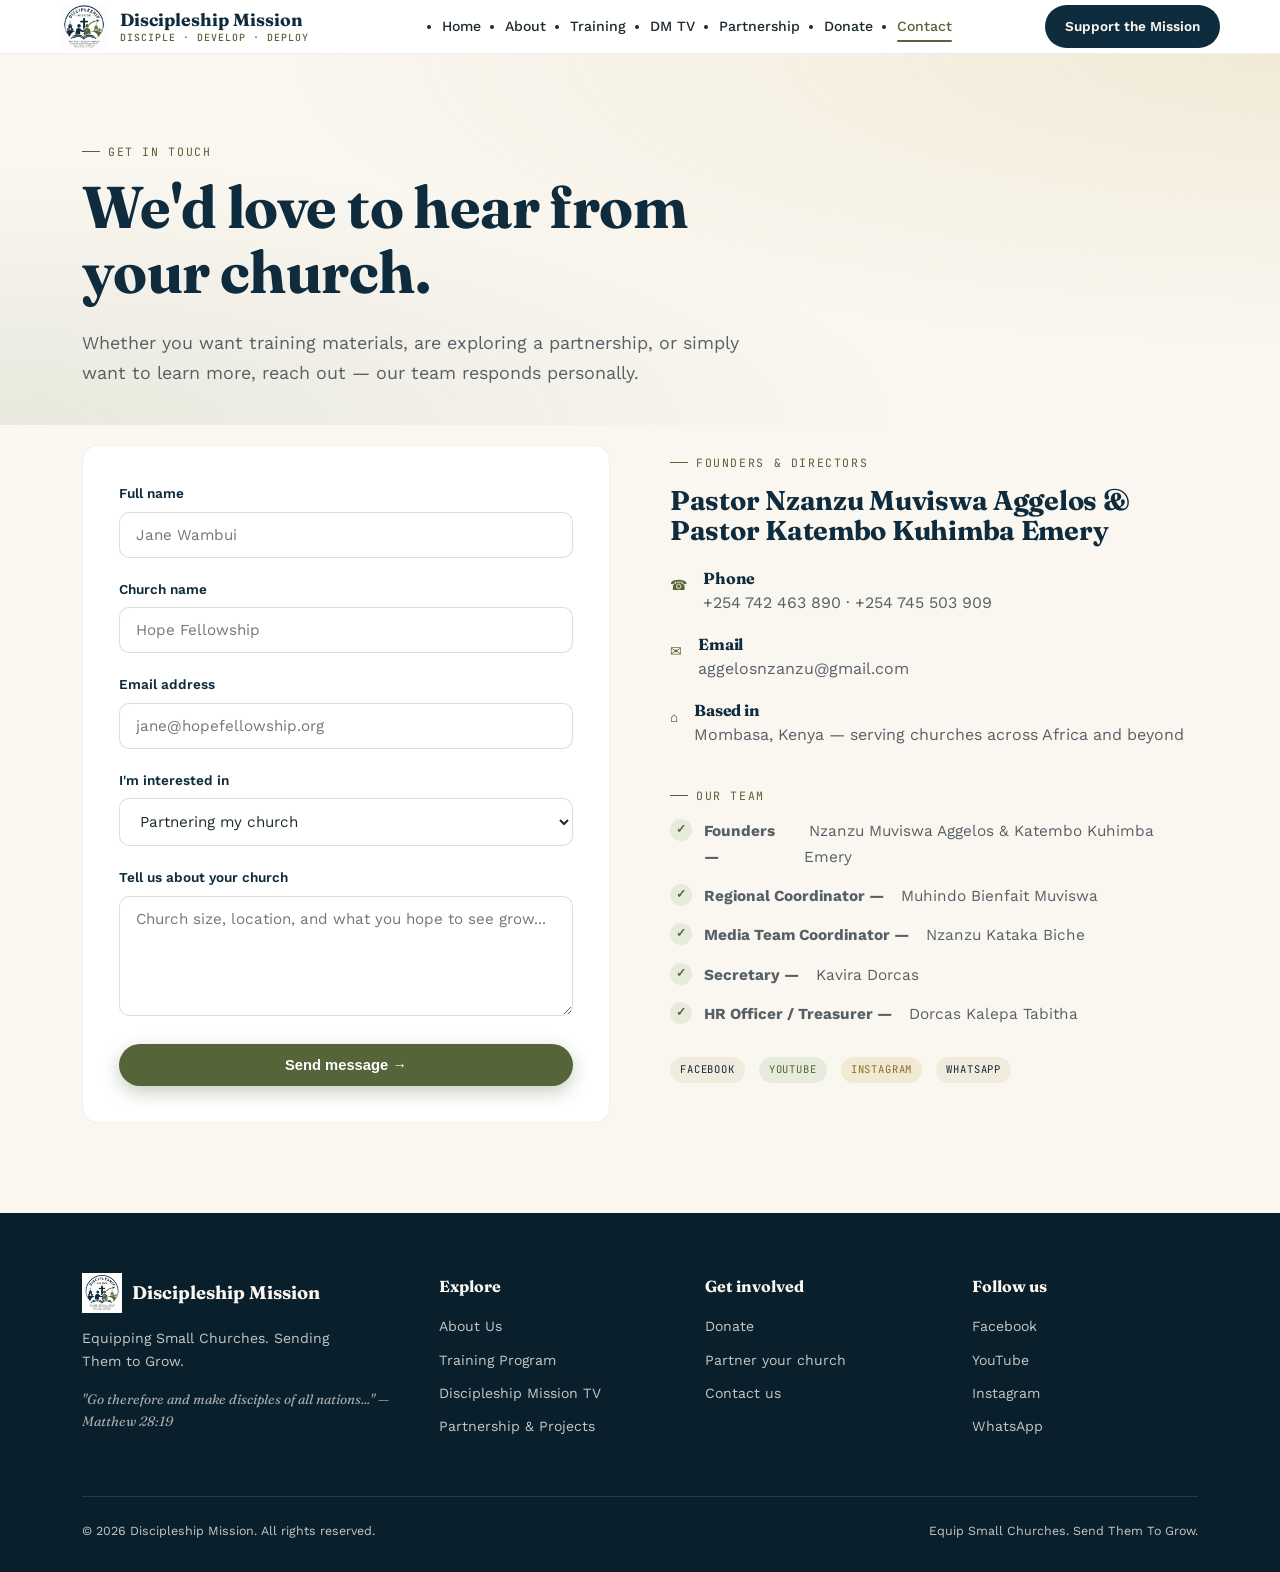
<file: contact.html>
<!DOCTYPE html>
<html lang="en">
<head>
<meta charset="UTF-8">
<meta name="viewport" content="width=device-width, initial-scale=1.0">
<title>Contact Us — Discipleship Mission</title>
<link rel="stylesheet" href="style.css">
</head>
<body>

<header class="site">
  <nav class="navbar">
    <a href="index.html" class="brand">
      <img src="assets/logo.jpeg" alt="Discipleship Mission logo">
      <span class="name">Discipleship Mission<small>Disciple · Develop · Deploy</small></span>
    </a>
    <ul class="navlinks" id="navlinks">
      <li><a href="index.html">Home</a></li>
      <li><a href="about.html">About</a></li>
      <li><a href="training.html">Training</a></li>
      <li><a href="tv.html">DM TV</a></li>
      <li><a href="partnership.html">Partnership</a></li>
      <li><a href="donate.html">Donate</a></li>
      <li><a href="contact.html" class="active">Contact</a></li>
    </ul>
    <a href="donate.html" class="nav-cta">Support the Mission</a>
    <button class="navtoggle" id="navtoggle" aria-label="Toggle menu">
      <svg viewBox="0 0 24 24" fill="none" stroke="#0F2C3E" stroke-width="2"><path d="M3 6h18M3 12h18M3 18h18" stroke-linecap="round"/></svg>
    </button>
  </nav>
</header>

<section class="hero" style="padding-bottom:20px;">
  <div class="wrap">
    <span class="eyebrow">Get in touch</span>
    <h1 style="max-width:16ch;">We'd love to hear from your church.</h1>
    <p class="lead">Whether you want training materials, are exploring a partnership, or simply want to learn more, reach out — our team responds personally.</p>
  </div>
</section>

<section style="padding-top:20px;">
  <div class="wrap two-col" style="align-items:flex-start;">
    <form class="mini-card" style="padding:36px;background:#fff;border-radius:16px;border:1px solid rgba(15,44,62,.07);">
      <div class="field">
        <label for="name">Full name</label>
        <input id="name" type="text" placeholder="Jane Wambui">
      </div>
      <div class="field">
        <label for="church">Church name</label>
        <input id="church" type="text" placeholder="Hope Fellowship">
      </div>
      <div class="field">
        <label for="email">Email address</label>
        <input id="email" type="email" placeholder="jane@hopefellowship.org">
      </div>
      <div class="field">
        <label for="interest">I'm interested in</label>
        <select id="interest">
          <option>Partnering my church</option>
          <option>Requesting training materials</option>
          <option>Discipleship Mission TV</option>
          <option>Giving / supporting the mission</option>
          <option>Not sure yet — just exploring</option>
        </select>
      </div>
      <div class="field">
        <label for="message">Tell us about your church</label>
        <textarea id="message" placeholder="Church size, location, and what you hope to see grow..."></textarea>
      </div>
      <button type="submit" class="btn btn-primary" style="width:100%;justify-content:center;">Send message →</button>
    </form>

    <div>
      <span class="eyebrow">Founders &amp; directors</span>
      <h2 style="font-size:1.7rem;">Pastor Nzanzu Muviswa Aggelos &amp; Pastor Katembo Kuhimba Emery</h2>

      <ul class="value-list" style="margin:24px 0 30px;">
        <li><span class="num">☎</span><div><h3 style="margin-bottom:2px;font-size:1rem;">Phone</h3><p style="margin:0;color:var(--ink-soft);">+254 742 463 890 · +254 745 503 909</p></div></li>
        <li><span class="num">✉</span><div><h3 style="margin-bottom:2px;font-size:1rem;">Email</h3><p style="margin:0;color:var(--ink-soft);">aggelosnzanzu@gmail.com</p></div></li>
        <li><span class="num">⌂</span><div><h3 style="margin-bottom:2px;font-size:1rem;">Based in</h3><p style="margin:0;color:var(--ink-soft);">Mombasa, Kenya — serving churches across Africa and beyond</p></div></li>
      </ul>

      <span class="eyebrow">Our team</span>
      <ul class="check-list">
        <li><strong>Founders —</strong>&nbsp;Nzanzu Muviswa Aggelos &amp; Katembo Kuhimba Emery</li>
        <li><strong>Regional Coordinator —</strong>&nbsp;Muhindo Bienfait Muviswa</li>
        <li><strong>Media Team Coordinator —</strong>&nbsp;Nzanzu Kataka Biche</li>
        <li><strong>Secretary —</strong>&nbsp;Kavira Dorcas</li>
        <li><strong>HR Officer / Treasurer —</strong>&nbsp;Dorcas Kalepa Tabitha</li>
      </ul>

      <div style="margin-top:30px;display:flex;gap:14px;flex-wrap:wrap;">
        <span class="tag">Facebook</span>
        <span class="tag olive">YouTube</span>
        <span class="tag gold">Instagram</span>
        <span class="tag">WhatsApp</span>
      </div>
    </div>
  </div>
</section>

<footer class="site">
  <div class="wrap">
    <div class="footer-grid">
      <div>
        <div class="footer-brand"><img src="assets/logo.jpeg" alt="Discipleship Mission logo"><strong>Discipleship Mission</strong></div>
        <p style="max-width:32ch;font-size:.88rem;">Equipping Small Churches. Sending Them to Grow.</p>
        <p class="footer-verse">"Go therefore and make disciples of all nations..." — Matthew 28:19</p>
      </div>
      <div>
        <h4>Explore</h4>
        <ul><li><a href="about.html">About Us</a></li><li><a href="training.html">Training Program</a></li><li><a href="tv.html">Discipleship Mission TV</a></li><li><a href="partnership.html">Partnership &amp; Projects</a></li></ul>
      </div>
      <div>
        <h4>Get involved</h4>
        <ul><li><a href="donate.html">Donate</a></li><li><a href="partnership.html">Partner your church</a></li><li><a href="contact.html">Contact us</a></li></ul>
      </div>
      <div>
        <h4>Follow us</h4>
        <ul><li>Facebook</li><li>YouTube</li><li>Instagram</li><li>WhatsApp</li></ul>
      </div>
    </div>
    <div class="footer-bottom">
      <span>© 2026 Discipleship Mission. All rights reserved.</span>
      <span>Equip Small Churches. Send Them To Grow.</span>
    </div>
  </div>
</footer>

<script>
  document.getElementById('navtoggle').addEventListener('click', () => document.getElementById('navlinks').classList.toggle('open'));
  document.querySelector('form').addEventListener('submit', e => { e.preventDefault(); alert('Thanks! This is a static mockup — form submission will be wired up in development.'); });
</script>
</body>
</html>
</file>
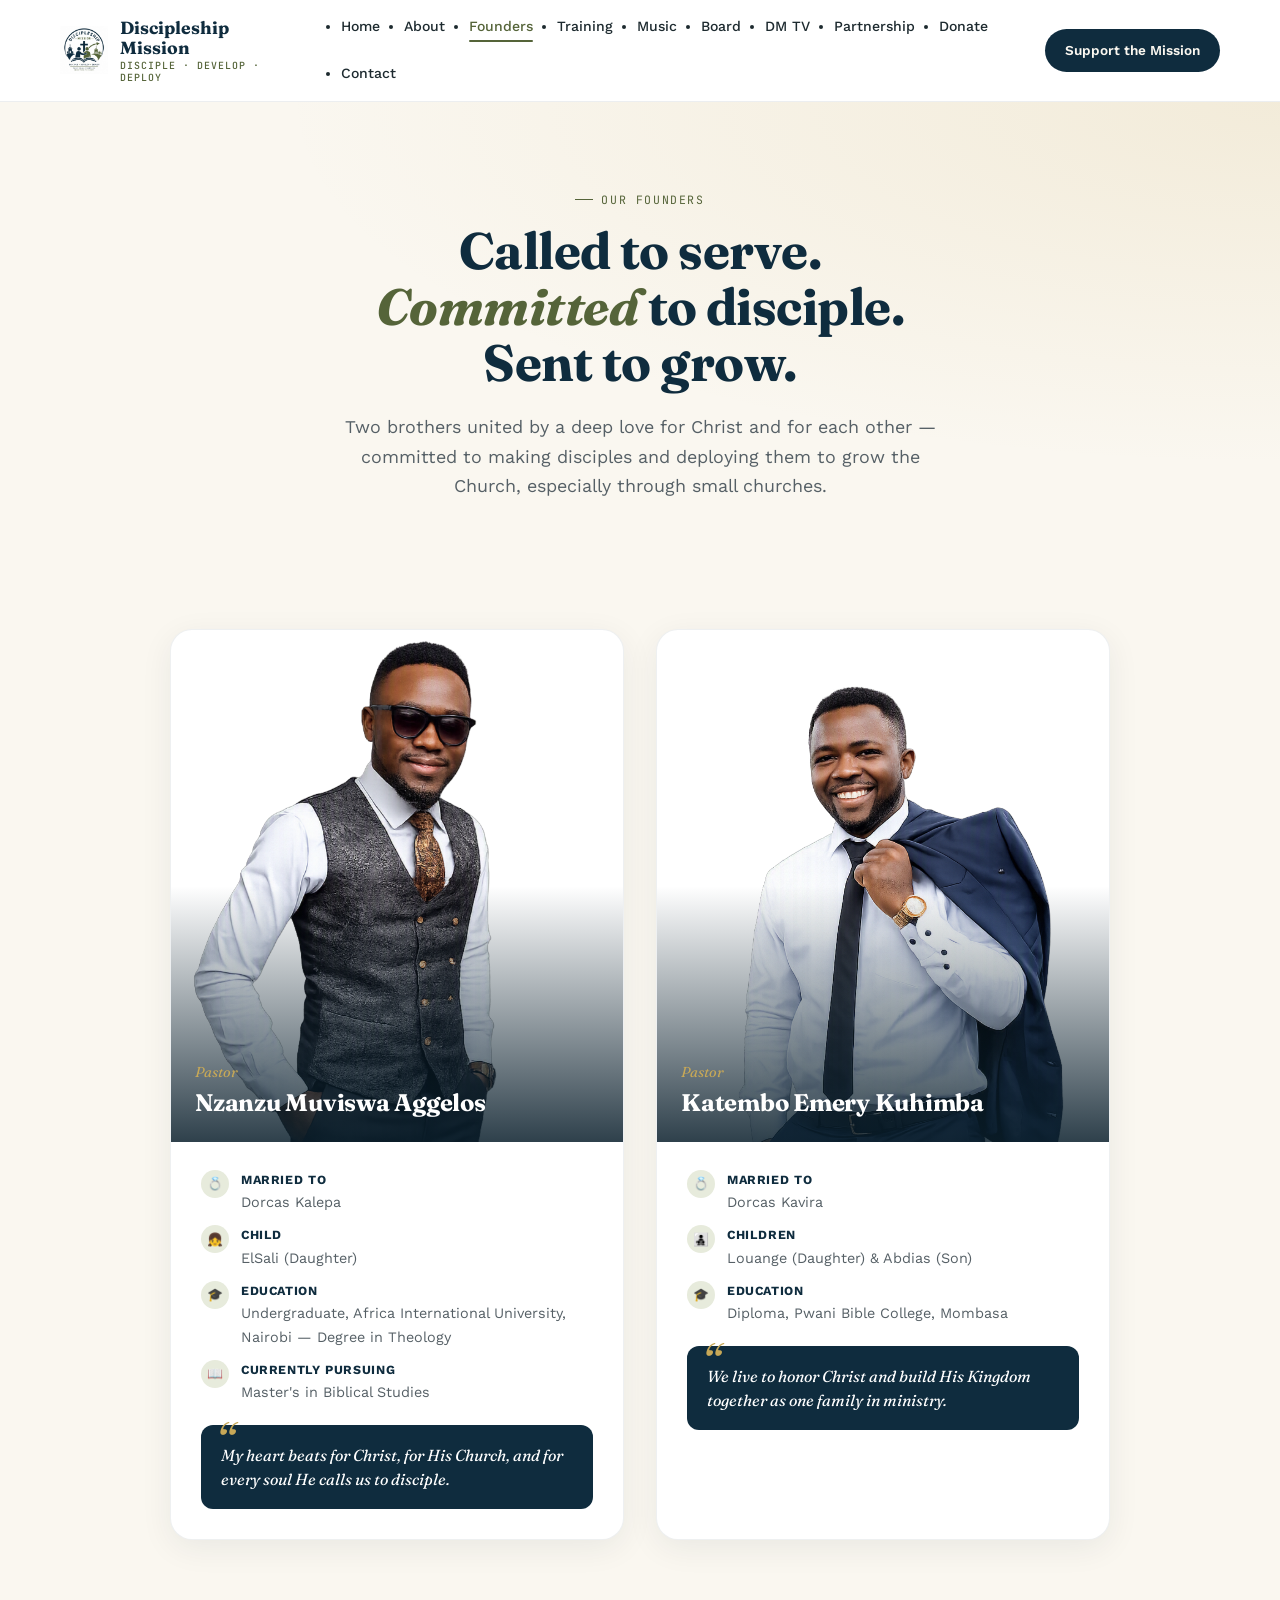
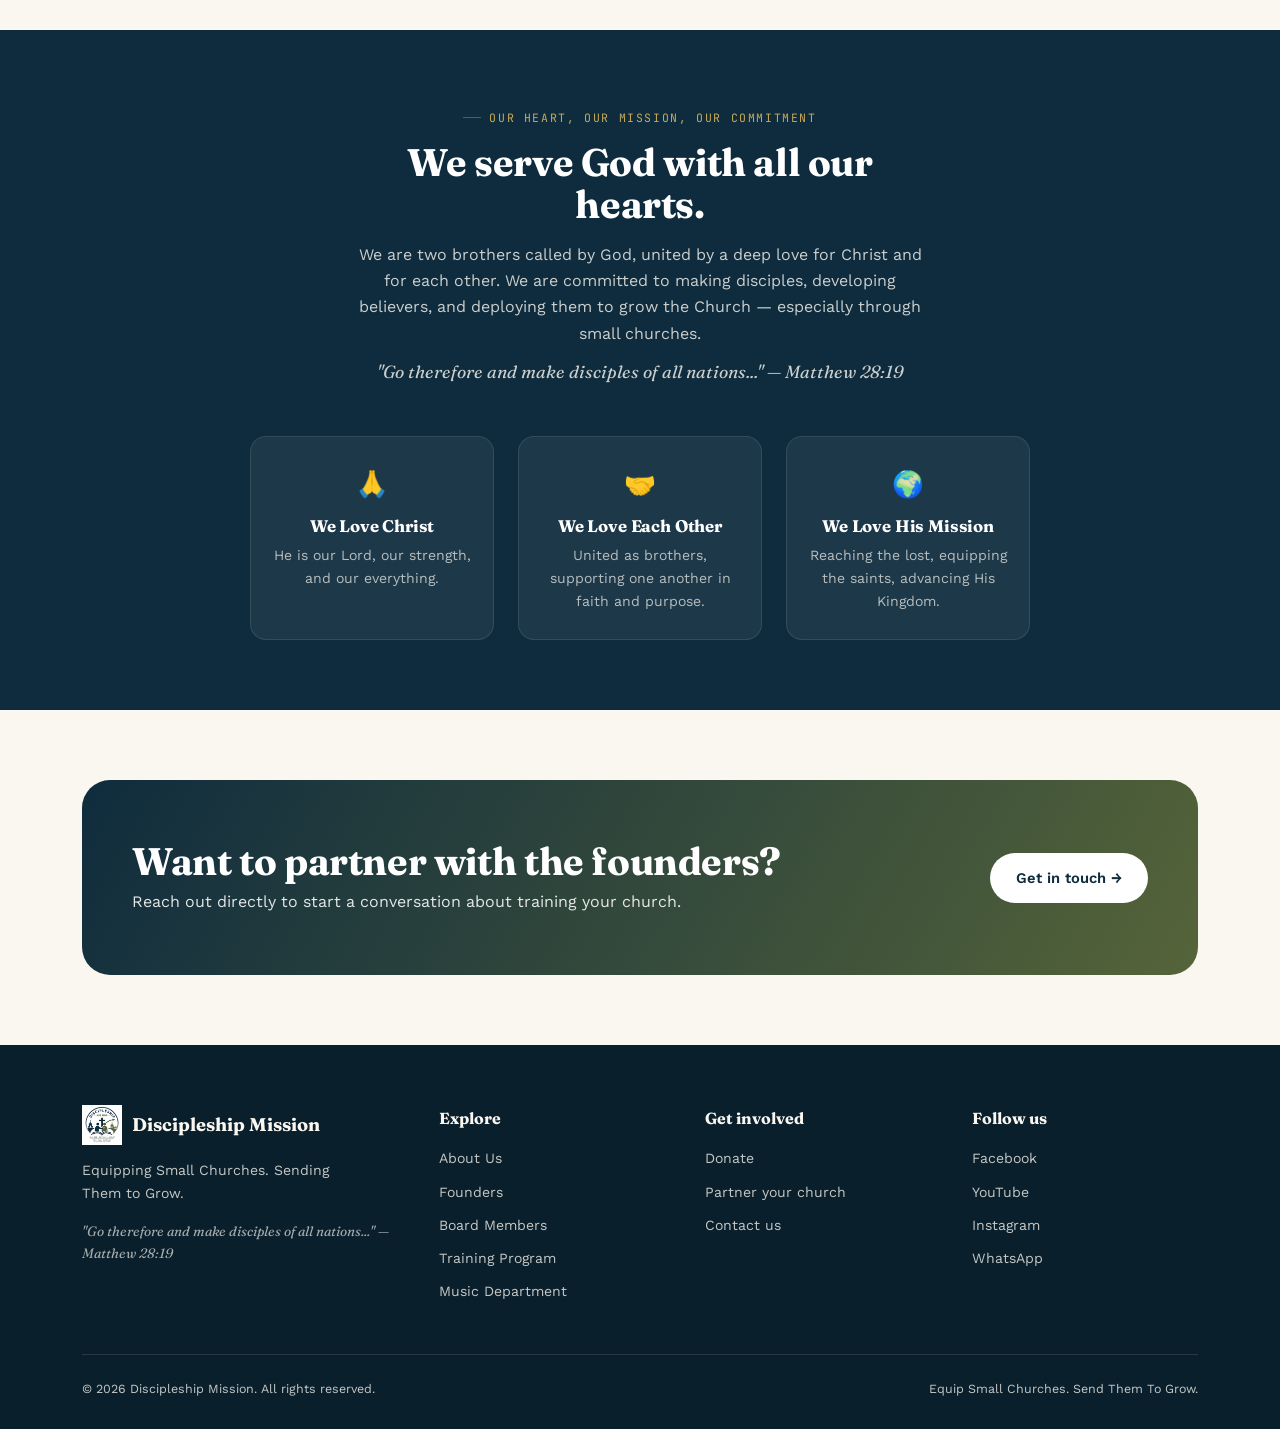
<file: founders.html>
<!DOCTYPE html>
<html lang="en">
<head>
<meta charset="UTF-8">
<meta name="viewport" content="width=device-width, initial-scale=1.0">
<title>Our Founders — Discipleship Mission</title>
<link rel="stylesheet" href="style.css">
<style>
  /* ---- Founders page extras ---- */
  .founders-hero{
    background:
      radial-gradient(ellipse at top right, rgba(199,168,87,.15), transparent 55%),
      var(--cream);
    padding:80px 0 50px;
  }
  .founders-grid{
    display:grid;
    grid-template-columns:1fr 1fr;
    gap:32px;
    max-width:940px;
    margin:0 auto;
  }
  @media(max-width:760px){.founders-grid{grid-template-columns:1fr;}}

  .founder-full-card{
    background:#fff;
    border-radius:22px;
    overflow:hidden;
    border:1px solid rgba(15,44,62,.07);
    box-shadow:0 8px 32px rgba(15,44,62,.07);
    transition:transform .2s, box-shadow .2s;
  }
  .founder-full-card:hover{transform:translateY(-4px);box-shadow:0 18px 40px rgba(15,44,62,.12);}

  .founder-img-wrap{
    position:relative;
    aspect-ratio:3/3.4;
    overflow:hidden;
  }
  .founder-img-wrap img{width:100%;height:100%;object-fit:cover;object-position:top center;}
  .founder-img-wrap .overlay{
    position:absolute;inset:0;
    background:linear-gradient(to top, rgba(10,31,44,.85) 0%, transparent 50%);
  }
  .founder-img-wrap .name-plate{
    position:absolute;bottom:0;left:0;right:0;padding:24px;
  }
  .founder-img-wrap .name-plate .pastor-label{
    font-family:var(--display);font-style:italic;color:var(--gold);font-size:.9rem;display:block;margin-bottom:4px;
  }
  .founder-img-wrap .name-plate h2{
    color:#fff;font-size:1.5rem;margin:0;line-height:1.2;
  }

  .founder-detail{padding:28px 30px 30px;}
  .detail-list{list-style:none;padding:0;margin:0 0 20px;display:grid;gap:10px;}
  .detail-list li{display:flex;gap:12px;align-items:flex-start;font-size:.9rem;color:var(--ink-soft);}
  .detail-list li .ico{width:28px;height:28px;border-radius:50%;background:var(--olive-pale);display:flex;align-items:center;justify-content:center;flex:none;font-size:.8rem;}
  .detail-list li strong{color:var(--navy);display:block;font-size:.78rem;text-transform:uppercase;letter-spacing:.05em;margin-bottom:1px;}
  .founder-full-card blockquote{
    margin:0;padding:18px 20px;
    background:var(--navy);border-radius:12px;
    font-family:var(--display);font-style:italic;
    color:#fff;font-size:1rem;line-height:1.5;
    position:relative;
  }
  .founder-full-card blockquote::before{
    content:'\201C';position:absolute;top:-8px;left:14px;
    font-size:3rem;color:var(--gold);font-family:var(--display);line-height:1;
  }

  .heart-section{
    background:var(--navy);
    color:var(--cream);
    padding:70px 0;
    text-align:center;
  }
  .heart-section h2{color:#fff;max-width:18ch;margin:0 auto 16px;}
  .heart-section p{color:rgba(250,247,240,.8);max-width:58ch;margin:0 auto 10px;}
  .heart-verse{
    font-family:var(--display);font-style:italic;color:var(--gold);
    font-size:1.1rem;margin-top:28px;
  }
  .three-loves{
    display:grid;
    grid-template-columns:repeat(3,1fr);
    gap:24px;
    max-width:780px;
    margin:50px auto 0;
  }
  @media(max-width:680px){.three-loves{grid-template-columns:1fr;}}
  .love-card{
    background:rgba(255,255,255,.06);
    border:1px solid rgba(255,255,255,.1);
    border-radius:16px;padding:26px 22px;
  }
  .love-card .ico{font-size:1.6rem;margin-bottom:12px;display:block;}
  .love-card h3{color:#fff;font-size:1.05rem;margin-bottom:8px;}
  .love-card p{color:rgba(250,247,240,.7);font-size:.88rem;margin:0;}
</style>
</head>
<body>

<header class="site">
  <nav class="navbar">
    <a href="index.html" class="brand">
      <img src="assets/logo.jpeg" alt="Discipleship Mission logo">
      <span class="name">Discipleship Mission<small>Disciple · Develop · Deploy</small></span>
    </a>
    <ul class="navlinks" id="navlinks">
      <li><a href="index.html">Home</a></li>
      <li><a href="about.html">About</a></li>
      <li><a href="founders.html" class="active">Founders</a></li>
      <li><a href="training.html">Training</a></li>
      <li><a href="music.html">Music</a></li>
      <li><a href="board.html">Board</a></li>
      <li><a href="tv.html">DM TV</a></li>
      <li><a href="partnership.html">Partnership</a></li>
      <li><a href="donate.html">Donate</a></li>
      <li><a href="contact.html">Contact</a></li>
    </ul>
    <a href="donate.html" class="nav-cta">Support the Mission</a>
    <button class="navtoggle" id="navtoggle" aria-label="Toggle menu">
      <svg viewBox="0 0 24 24" fill="none" stroke="#0F2C3E" stroke-width="2"><path d="M3 6h18M3 12h18M3 18h18" stroke-linecap="round"/></svg>
    </button>
  </nav>
</header>

<!-- Hero -->
<section class="founders-hero">
  <div class="wrap" style="text-align:center;max-width:680px;">
    <span class="eyebrow" style="justify-content:center;">Our founders</span>
    <h1 style="font-size:clamp(2rem,4vw,3.2rem);">Called to serve. <em>Committed</em> to disciple. Sent to grow.</h1>
    <p class="lead center">Two brothers united by a deep love for Christ and for each other — committed to making disciples and deploying them to grow the Church, especially through small churches.</p>
  </div>
</section>

<!-- Founder cards -->
<section style="padding:60px 0 90px;">
  <div class="wrap">
    <div class="founders-grid">

      <!-- Founder 1 -->
      <div class="founder-full-card">
        <div class="founder-img-wrap">
          <img src="assets/22.PNG" alt="Pastor Nzanzu Muviswa Aggelos">
          <div class="overlay"></div>
          <div class="name-plate">
            <span class="pastor-label">Pastor</span>
            <h2>Nzanzu Muviswa Aggelos</h2>
          </div>
        </div>
        <div class="founder-detail">
          <ul class="detail-list">
            <li>
              <span class="ico">💍</span>
              <div><strong>Married to</strong>Dorcas Kalepa</div>
            </li>
            <li>
              <span class="ico">👧</span>
              <div><strong>Child</strong>ElSali (Daughter)</div>
            </li>
            <li>
              <span class="ico">🎓</span>
              <div><strong>Education</strong>Undergraduate, Africa International University, Nairobi — Degree in Theology</div>
            </li>
            <li>
              <span class="ico">📖</span>
              <div><strong>Currently pursuing</strong>Master's in Biblical Studies</div>
            </li>
          </ul>
          <blockquote>My heart beats for Christ, for His Church, and for every soul He calls us to disciple.</blockquote>
        </div>
      </div>

      <!-- Founder 2 -->
      <div class="founder-full-card">
        <div class="founder-img-wrap">
          <img src="assets/25.PNG" alt="Pastor Katembo Emery Kuhimba">
          <div class="overlay"></div>
          <div class="name-plate">
            <span class="pastor-label">Pastor</span>
            <h2>Katembo Emery Kuhimba</h2>
          </div>
        </div>
        <div class="founder-detail">
          <ul class="detail-list">
            <li>
              <span class="ico">💍</span>
              <div><strong>Married to</strong>Dorcas Kavira</div>
            </li>
            <li>
              <span class="ico">👨‍👧‍👦</span>
              <div><strong>Children</strong>Louange (Daughter) &amp; Abdias (Son)</div>
            </li>
            <li>
              <span class="ico">🎓</span>
              <div><strong>Education</strong>Diploma, Pwani Bible College, Mombasa</div>
            </li>
          </ul>
          <blockquote>We live to honor Christ and build His Kingdom together as one family in ministry.</blockquote>
        </div>
      </div>

    </div><!-- /founders-grid -->
  </div>
</section>

<!-- Heart / mission section -->
<section class="heart-section">
  <div class="wrap">
    <span class="eyebrow" style="justify-content:center;color:var(--gold);">Our heart, our mission, our commitment</span>
    <h2>We serve God with all our hearts.</h2>
    <p>We are two brothers called by God, united by a deep love for Christ and for each other. We are committed to making disciples, developing believers, and deploying them to grow the Church — especially through small churches.</p>
    <p class="heart-verse">"Go therefore and make disciples of all nations..." — Matthew 28:19</p>

    <div class="three-loves">
      <div class="love-card">
        <span class="ico">🙏</span>
        <h3>We Love Christ</h3>
        <p>He is our Lord, our strength, and our everything.</p>
      </div>
      <div class="love-card">
        <span class="ico">🤝</span>
        <h3>We Love Each Other</h3>
        <p>United as brothers, supporting one another in faith and purpose.</p>
      </div>
      <div class="love-card">
        <span class="ico">🌍</span>
        <h3>We Love His Mission</h3>
        <p>Reaching the lost, equipping the saints, advancing His Kingdom.</p>
      </div>
    </div>
  </div>
</section>

<!-- CTA -->
<section style="padding:70px 0;">
  <div class="wrap">
    <div class="cta-band">
      <div>
        <h2>Want to partner with the founders?</h2>
        <p>Reach out directly to start a conversation about training your church.</p>
      </div>
      <a href="contact.html" class="btn btn-light">Get in touch →</a>
    </div>
  </div>
</section>

<!-- Footer -->
<footer class="site">
  <div class="wrap">
    <div class="footer-grid">
      <div>
        <div class="footer-brand"><img src="assets/logo.jpeg" alt="Discipleship Mission logo"><strong>Discipleship Mission</strong></div>
        <p style="max-width:32ch;font-size:.88rem;">Equipping Small Churches. Sending Them to Grow.</p>
        <p class="footer-verse">"Go therefore and make disciples of all nations..." — Matthew 28:19</p>
      </div>
      <div>
        <h4>Explore</h4>
        <ul>
          <li><a href="about.html">About Us</a></li>
          <li><a href="founders.html">Founders</a></li>
          <li><a href="board.html">Board Members</a></li>
          <li><a href="training.html">Training Program</a></li>
          <li><a href="music.html">Music Department</a></li>
        </ul>
      </div>
      <div>
        <h4>Get involved</h4>
        <ul>
          <li><a href="donate.html">Donate</a></li>
          <li><a href="partnership.html">Partner your church</a></li>
          <li><a href="contact.html">Contact us</a></li>
        </ul>
      </div>
      <div>
        <h4>Follow us</h4>
        <ul><li>Facebook</li><li>YouTube</li><li>Instagram</li><li>WhatsApp</li></ul>
      </div>
    </div>
    <div class="footer-bottom">
      <span>© 2026 Discipleship Mission. All rights reserved.</span>
      <span>Equip Small Churches. Send Them To Grow.</span>
    </div>
  </div>
</footer>

<script>
  document.getElementById('navtoggle').addEventListener('click',()=>document.getElementById('navlinks').classList.toggle('open'));
</script>
</body>
</html>
</file>
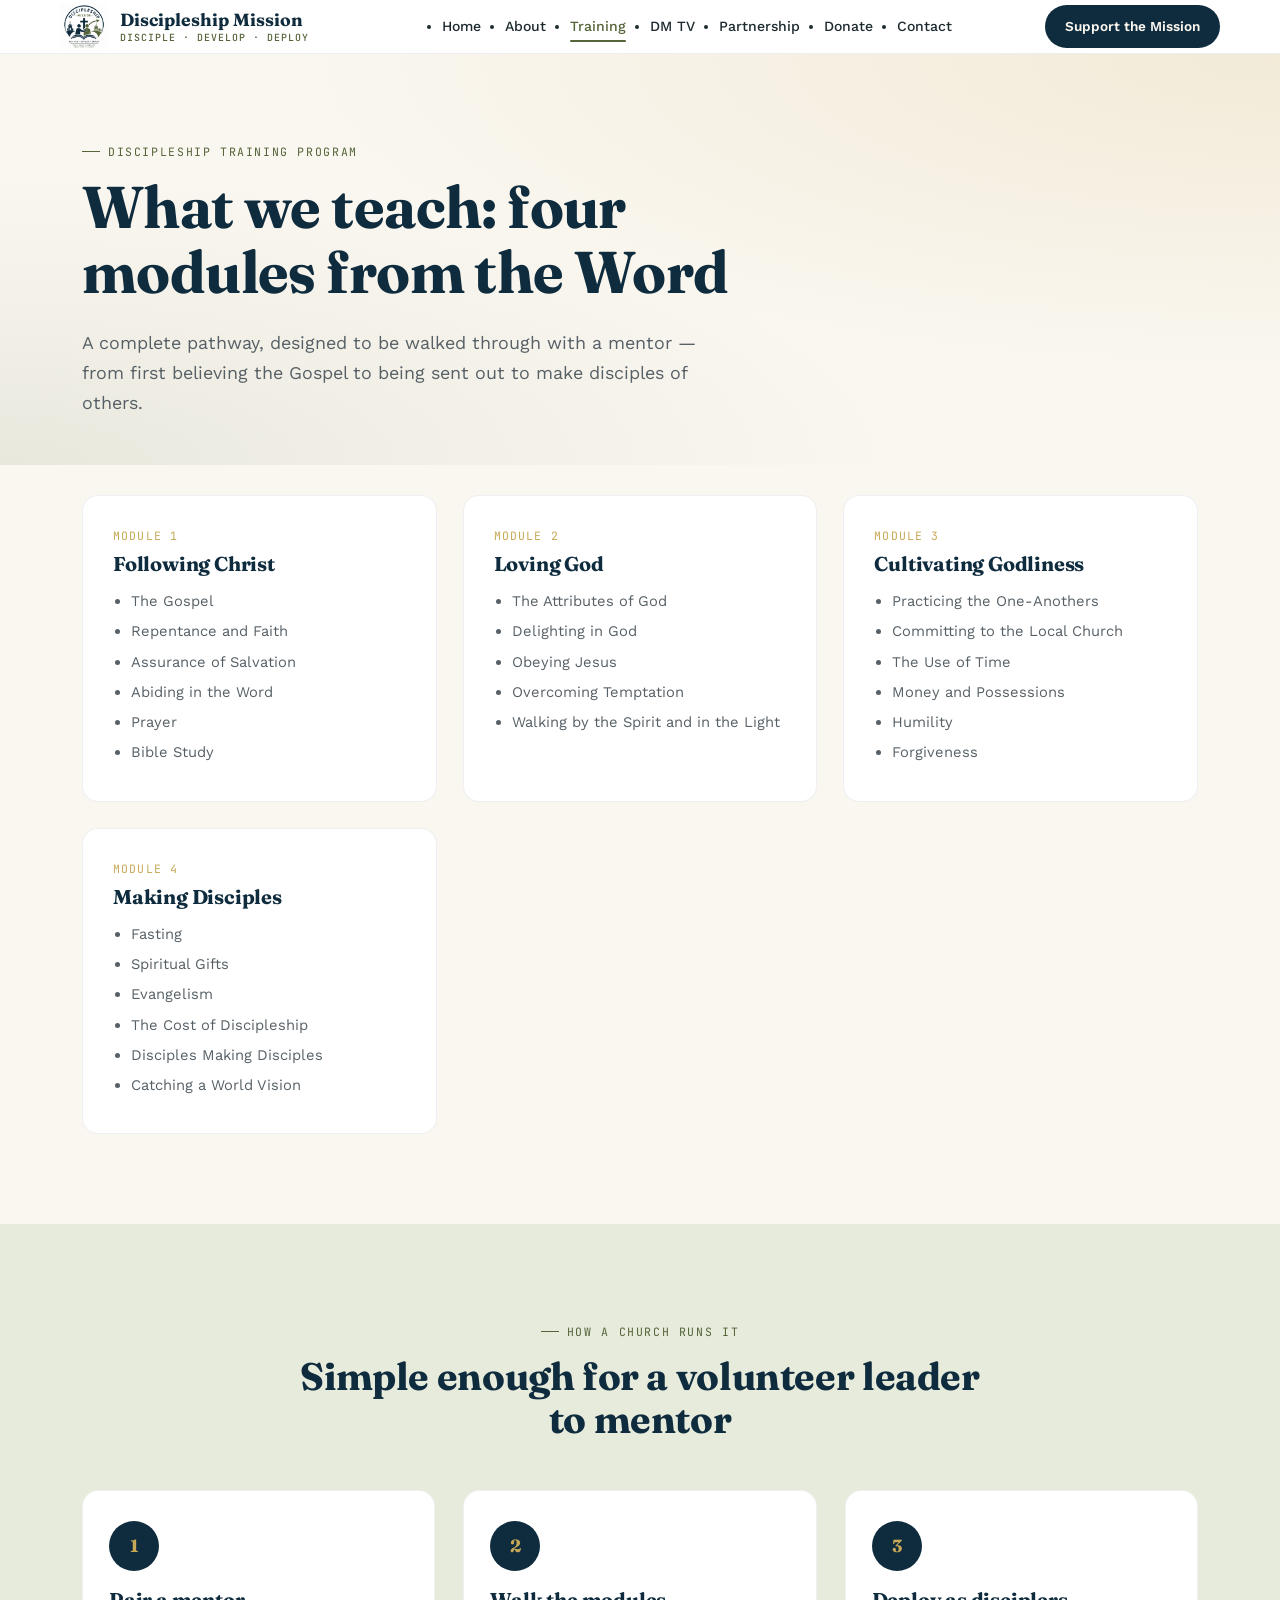
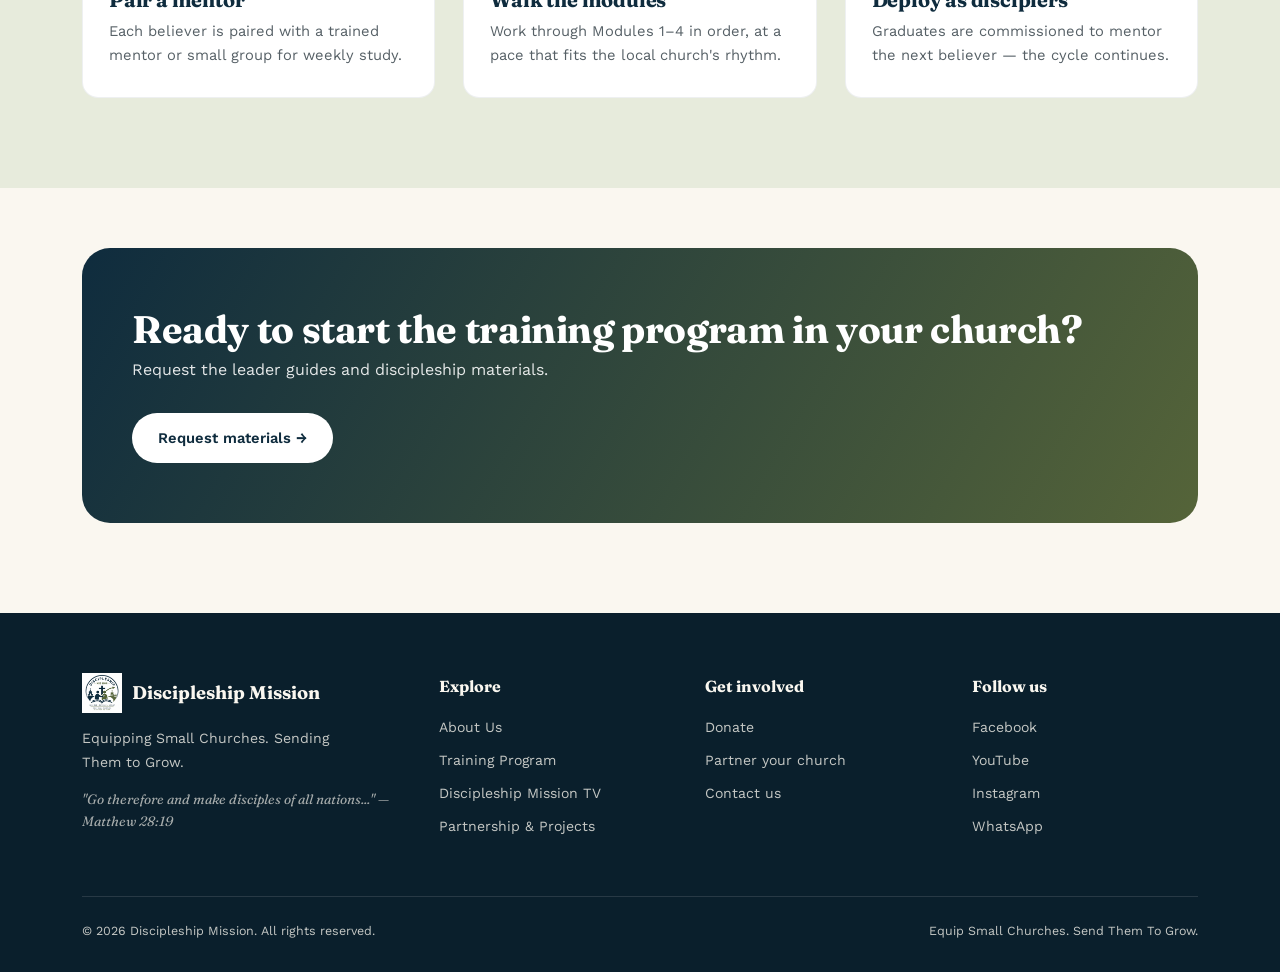
<file: training.html>
<!DOCTYPE html>
<html lang="en">
<head>
<meta charset="UTF-8">
<meta name="viewport" content="width=device-width, initial-scale=1.0">
<title>Discipleship Training Program — Discipleship Mission</title>
<link rel="stylesheet" href="style.css">
</head>
<body>

<header class="site">
  <nav class="navbar">
    <a href="index.html" class="brand">
      <img src="assets/logo.jpeg" alt="Discipleship Mission logo">
      <span class="name">Discipleship Mission<small>Disciple · Develop · Deploy</small></span>
    </a>
    <ul class="navlinks" id="navlinks">
      <li><a href="index.html">Home</a></li>
      <li><a href="about.html">About</a></li>
      <li><a href="training.html" class="active">Training</a></li>
      <li><a href="tv.html">DM TV</a></li>
      <li><a href="partnership.html">Partnership</a></li>
      <li><a href="donate.html">Donate</a></li>
      <li><a href="contact.html">Contact</a></li>
    </ul>
    <a href="donate.html" class="nav-cta">Support the Mission</a>
    <button class="navtoggle" id="navtoggle" aria-label="Toggle menu">
      <svg viewBox="0 0 24 24" fill="none" stroke="#0F2C3E" stroke-width="2"><path d="M3 6h18M3 12h18M3 18h18" stroke-linecap="round"/></svg>
    </button>
  </nav>
</header>

<section class="hero" style="padding-bottom:30px;">
  <div class="wrap">
    <span class="eyebrow">Discipleship Training Program</span>
    <h1 style="max-width:18ch;">What we teach: four modules from the Word</h1>
    <p class="lead">A complete pathway, designed to be walked through with a mentor — from first believing the Gospel to being sent out to make disciples of others.</p>
  </div>
</section>

<section style="padding-top:30px;">
  <div class="wrap">
    <div class="card-grid">

      <div class="module-card">
        <span class="module-num">Module 1</span>
        <h3>Following Christ</h3>
        <ul>
          <li>The Gospel</li>
          <li>Repentance and Faith</li>
          <li>Assurance of Salvation</li>
          <li>Abiding in the Word</li>
          <li>Prayer</li>
          <li>Bible Study</li>
        </ul>
      </div>

      <div class="module-card">
        <span class="module-num">Module 2</span>
        <h3>Loving God</h3>
        <ul>
          <li>The Attributes of God</li>
          <li>Delighting in God</li>
          <li>Obeying Jesus</li>
          <li>Overcoming Temptation</li>
          <li>Walking by the Spirit and in the Light</li>
        </ul>
      </div>

      <div class="module-card">
        <span class="module-num">Module 3</span>
        <h3>Cultivating Godliness</h3>
        <ul>
          <li>Practicing the One-Anothers</li>
          <li>Committing to the Local Church</li>
          <li>The Use of Time</li>
          <li>Money and Possessions</li>
          <li>Humility</li>
          <li>Forgiveness</li>
        </ul>
      </div>

      <div class="module-card">
        <span class="module-num">Module 4</span>
        <h3>Making Disciples</h3>
        <ul>
          <li>Fasting</li>
          <li>Spiritual Gifts</li>
          <li>Evangelism</li>
          <li>The Cost of Discipleship</li>
          <li>Disciples Making Disciples</li>
          <li>Catching a World Vision</li>
        </ul>
      </div>

    </div>
  </div>
</section>

<section class="journey">
  <div class="wrap">
    <div class="section-head center">
      <span class="eyebrow">How a church runs it</span>
      <h2>Simple enough for a volunteer leader to mentor</h2>
    </div>
    <div class="journey-steps">
      <div class="journey-step">
        <div class="journey-node">1</div>
        <h3>Pair a mentor</h3>
        <p>Each believer is paired with a trained mentor or small group for weekly study.</p>
      </div>
      <div class="journey-step">
        <div class="journey-node">2</div>
        <h3>Walk the modules</h3>
        <p>Work through Modules 1–4 in order, at a pace that fits the local church's rhythm.</p>
      </div>
      <div class="journey-step">
        <div class="journey-node">3</div>
        <h3>Deploy as disciplers</h3>
        <p>Graduates are commissioned to mentor the next believer — the cycle continues.</p>
      </div>
    </div>
  </div>
</section>

<section style="padding-top:60px;">
  <div class="wrap">
    <div class="cta-band">
      <div>
        <h2>Ready to start the training program in your church?</h2>
        <p>Request the leader guides and discipleship materials.</p>
      </div>
      <a href="contact.html" class="btn btn-light">Request materials →</a>
    </div>
  </div>
</section>

<footer class="site">
  <div class="wrap">
    <div class="footer-grid">
      <div>
        <div class="footer-brand"><img src="assets/logo.jpeg" alt="Discipleship Mission logo"><strong>Discipleship Mission</strong></div>
        <p style="max-width:32ch;font-size:.88rem;">Equipping Small Churches. Sending Them to Grow.</p>
        <p class="footer-verse">"Go therefore and make disciples of all nations..." — Matthew 28:19</p>
      </div>
      <div>
        <h4>Explore</h4>
        <ul><li><a href="about.html">About Us</a></li><li><a href="training.html">Training Program</a></li><li><a href="tv.html">Discipleship Mission TV</a></li><li><a href="partnership.html">Partnership &amp; Projects</a></li></ul>
      </div>
      <div>
        <h4>Get involved</h4>
        <ul><li><a href="donate.html">Donate</a></li><li><a href="partnership.html">Partner your church</a></li><li><a href="contact.html">Contact us</a></li></ul>
      </div>
      <div>
        <h4>Follow us</h4>
        <ul><li>Facebook</li><li>YouTube</li><li>Instagram</li><li>WhatsApp</li></ul>
      </div>
    </div>
    <div class="footer-bottom">
      <span>© 2026 Discipleship Mission. All rights reserved.</span>
      <span>Equip Small Churches. Send Them To Grow.</span>
    </div>
  </div>
</footer>

<script>
  document.getElementById('navtoggle').addEventListener('click', () => document.getElementById('navlinks').classList.toggle('open'));
</script>
</body>
</html>
</file>
<file: style.css>
/* ============================================================
   DISCIPLESHIP MISSION — Brand Stylesheet
   Navy + Olive, drawn from the official logo.
   Disciple . Develop . Deploy
   ============================================================ */

@import url('https://fonts.googleapis.com/css2?family=Fraunces:ital,opsz,wght@0,9..144,400;0,9..144,600;0,9..144,700;0,9..144,900;1,9..144,500;1,9..144,600&family=Work+Sans:wght@400;500;600;700&family=JetBrains+Mono:wght@500&display=swap');

:root{
  --navy:#0F2C3E;
  --navy-deep:#0A1F2C;
  --olive:#556439;
  --olive-light:#7C8E55;
  --olive-pale:#E7EBDC;
  --gold:#C7A857;
  --cream:#FAF7F0;
  --cream2:#F1EBDD;
  --ink:#1D2A2F;
  --ink-soft:#566066;
  --white:#FFFFFF;

  --display:'Fraunces', serif;
  --body:'Work Sans', sans-serif;
  --mono:'JetBrains Mono', monospace;

  --radius:14px;
  --max:1180px;
}

*{box-sizing:border-box;}
html{scroll-behavior:smooth;}
body{
  margin:0;
  background:var(--cream);
  color:var(--ink);
  font-family:var(--body);
  line-height:1.65;
  -webkit-font-smoothing:antialiased;
}
img{max-width:100%;display:block;}
a{color:inherit;text-decoration:none;}
.wrap{max-width:var(--max);margin:0 auto;padding:0 32px;}

@media (prefers-reduced-motion: reduce){
  *{animation:none !important; transition:none !important;}
}

/* ---------- Typography ---------- */
h1,h2,h3{
  font-family:var(--display);
  font-weight:700;
  line-height:1.1;
  margin:0 0 .4em;
  letter-spacing:-.01em;
  color:var(--navy);
}
h1{font-size:clamp(2.4rem,4.6vw,4rem);}
h2{font-size:clamp(1.8rem,3vw,2.5rem);}
h3{font-size:1.25rem;}
em{font-style:italic;color:var(--olive);font-family:var(--display);}
.eyebrow{
  font-family:var(--mono);
  font-size:.72rem;
  letter-spacing:.14em;
  text-transform:uppercase;
  color:var(--olive);
  display:inline-flex;
  align-items:center;
  gap:8px;
  margin-bottom:14px;
}
.eyebrow::before{content:'';width:18px;height:1px;background:var(--olive);}
p.lead{font-size:1.12rem;color:var(--ink-soft);max-width:60ch;}
.verse{
  font-family:var(--display);font-style:italic;font-size:1.1rem;color:var(--navy);
}

/* ---------- Nav ---------- */
header.site{
  position:sticky;top:0;z-index:50;
  background: #fff;
  backdrop-filter:blur(8px);
  border-bottom:1px solid rgba(15,44,62,.08);
}
.navbar{
  display:flex;align-items:center;justify-content:space-between;
  padding:1px 10px;max-width:var(--max);margin:0 auto;
  text-decoration: none;
}
.brand{display:flex;align-items:center;gap:12px;}
.brand img{width:48px;height:48px;object-fit:contain;flex:none;}
.brand .name{font-family:var(--display);font-weight:700;font-size:1.1rem;color:var(--navy);line-height:1.15;}
.brand .name small{display:block;font-family:var(--mono);font-size:.62rem;letter-spacing:.1em;color:var(--olive);font-weight:500;text-transform:uppercase;margin-top:2px;}
.navlinks{display:flex;gap:24px;font-size:.88rem;font-weight:500;align-items:center;flex-wrap:wrap;}
.navlinks a{position:relative;padding:6px 0;color:var(--ink);white-space:nowrap; text-decoration: none;}
.navlinks a.active,.navlinks a:hover{color:var(--olive);}
.navlinks a.active::after{content:'';position:absolute;left:0;right:0;bottom:-2px;height:2px;background:var(--olive);border-radius:2px;}
.nav-cta{
  background:var(--navy);color:var(--cream);
  padding:10px 20px;border-radius:30px;font-weight:600;font-size:.85rem;
  transition:background .2s;white-space:nowrap;
}
.nav-cta:hover{background:var(--olive);}
.navtoggle{display:none;}

@media (max-width:1020px){
  .navlinks{position:fixed;inset:64px 0 0 0;background:var(--cream);flex-direction:column;align-items:flex-start;padding:30px 32px;gap:20px;font-size:1.05rem;transform:translateX(100%);transition:transform .3s;overflow-y:auto;}
  .navlinks.open{transform:translateX(0);}
  .navtoggle{display:block;background:none;border:none;cursor:pointer;}
  .navtoggle svg{width:26px;height:26px;}
  .nav-cta{display:none;}
}

/* ---------- Buttons ---------- */
.btn{
  display:inline-flex;align-items:center;gap:8px;
  padding:13px 26px;border-radius:30px;font-weight:600;font-size:.92rem;
  border:none;cursor:pointer;transition:transform .18s, box-shadow .18s;
}
.btn:hover{transform:translateY(-2px);}
.btn-primary{background:var(--olive);color:#fff;box-shadow:0 6px 18px rgba(85,100,57,.32);}
.btn-primary:hover{box-shadow:0 10px 22px rgba(85,100,57,.42);}
.btn-outline{background:transparent;border:1.5px solid var(--navy);color:var(--navy);}
.btn-outline:hover{background:var(--navy);color:#fff;}
.btn-light{background:#fff;color:var(--navy);}
.btn-gold{background:var(--gold);color:var(--navy-deep);}

/* ---------- Hero ---------- */
.hero{
  position:relative;overflow:hidden;
  padding:80px 0 56px;
  background:
    radial-gradient(ellipse at top right, rgba(199,168,87,.16), transparent 55%),
    radial-gradient(ellipse at bottom left, rgba(85,100,57,.10), transparent 50%),
    var(--cream);
}
.hero-grid{display:grid;grid-template-columns:1.05fr .95fr;gap:50px;align-items:center;}
.hero-photo{
  border-radius:22px;overflow:hidden;aspect-ratio:4/4.4;position:relative;
  box-shadow:0 30px 60px -20px rgba(15,44,62,.4);
}
.hero-photo img{width:100%;height:100%;object-fit:cover;}
.hero-stat{
  position:absolute;bottom:16px;left:16px;right:16px;
  background:rgba(10,31,44,.86);backdrop-filter:blur(6px);
  color:var(--cream);padding:16px 18px;border-radius:14px;
  display:flex;justify-content:space-between;gap:10px;
}
.hero-stat strong{display:block;font-family:var(--display);font-size:1.4rem;color:var(--gold);}
.hero-stat span{font-size:.72rem;opacity:.85;}
.hero-actions{display:flex;gap:16px;margin-top:28px;flex-wrap:wrap;}
.motto-row{display:flex;gap:0;align-items:center;margin:22px 0;font-family:var(--mono);font-size:.78rem;letter-spacing:.1em;text-transform:uppercase;color:var(--navy);font-weight:600;}
.motto-row span:not(:last-child)::after{content:'•';margin:0 12px;color:var(--gold);}

@media (max-width:900px){
  .hero-grid{grid-template-columns:1fr;}
  .hero-photo{order:-1;aspect-ratio:16/10;}
}

/* ---------- Pillars band (Christ / Each Other / Mission) ---------- */
.pillars{padding:60px 0;background:var(--navy);color:var(--cream);}
.pillar-grid{display:grid;grid-template-columns:repeat(3,1fr);gap:30px;}
.pillar{display:flex;gap:16px;align-items:flex-start;}
.pillar .ico{width:46px;height:46px;border-radius:50%;background:rgba(199,168,87,.18);display:flex;align-items:center;justify-content:center;flex:none;}
.pillar h3{color:var(--cream);font-size:1.05rem;margin-bottom:4px;}
.pillar p{margin:0;font-size:.88rem;color:rgba(250,247,240,.72);}
@media (max-width:760px){.pillar-grid{grid-template-columns:1fr;}}

/* ---------- Process / Motto path ---------- */
.journey{padding:90px 0;background:var(--olive-pale);position:relative;overflow:hidden;}
.journey h2{color:var(--navy);}
.journey-steps{display:grid;grid-template-columns:repeat(3,1fr);gap:28px;margin-top:50px;}
.journey-step{background:#fff;border-radius:16px;padding:30px 26px;border:1px solid rgba(15,44,62,.07);}
.journey-node{
  width:50px;height:50px;border-radius:50%;
  background:var(--navy);color:var(--gold);
  display:flex;align-items:center;justify-content:center;
  font-family:var(--display);font-weight:700;font-size:1.1rem;
  margin-bottom:18px;
}
.journey-step h3{margin-bottom:8px;}
.journey-step p{color:var(--ink-soft);font-size:.92rem;margin:0;}
@media (max-width:760px){.journey-steps{grid-template-columns:1fr;}}

/* ---------- Generic sections ---------- */
section{padding:90px 0;}
.section-head{max-width:680px;margin-bottom:46px;}
.center{text-align:center;margin-left:auto;margin-right:auto;}

.card-grid{display:grid;grid-template-columns:repeat(3,1fr);gap:26px;}
@media (max-width:900px){.card-grid{grid-template-columns:1fr 1fr;}}
@media (max-width:620px){.card-grid{grid-template-columns:1fr;}}

.card{
  background:#fff;border-radius:var(--radius);overflow:hidden;
  box-shadow:0 4px 18px rgba(15,44,62,.06);
  border:1px solid rgba(15,44,62,.06);
  transition:transform .2s, box-shadow .2s;
}
.card:hover{transform:translateY(-4px);box-shadow:0 16px 30px rgba(15,44,62,.1);}
.card-photo{aspect-ratio:16/10;overflow:hidden;}
.card-photo img{width:100%;height:100%;object-fit:cover;}
.card-body{padding:22px 24px 26px;}
.tag{
  display:inline-block;font-family:var(--mono);font-size:.66rem;letter-spacing:.08em;
  text-transform:uppercase;background:var(--cream2);color:var(--navy);
  padding:4px 10px;border-radius:20px;margin-bottom:12px;
}
.tag.olive{background:var(--olive-pale);color:var(--olive);}
.tag.gold{background:rgba(199,168,87,.18);color:#8a6f24;}

/* module / list cards */
.module-card{background:#fff;border-radius:16px;padding:30px;border:1px solid rgba(15,44,62,.07);height:100%;}
.module-card .module-num{font-family:var(--mono);font-size:.72rem;color:var(--gold);letter-spacing:.1em;text-transform:uppercase;margin-bottom:8px;display:block;}
.module-card ul{margin:14px 0 0;padding-left:18px;color:var(--ink-soft);font-size:.92rem;}
.module-card ul li{margin-bottom:6px;}

/* ---------- Stats strip ---------- */
.stats{display:flex;flex-wrap:wrap;gap:40px;padding:50px 0;border-top:1px solid rgba(15,44,62,.08);border-bottom:1px solid rgba(15,44,62,.08);}
.stat{flex:1;min-width:140px;}
.stat strong{display:block;font-family:var(--display);font-size:2.2rem;color:var(--navy);}
.stat span{font-size:.84rem;color:var(--ink-soft);}

/* ---------- Quote / testimonial ---------- */
.quote-block{
  background:var(--navy);color:var(--cream);border-radius:24px;padding:54px;
  display:grid;grid-template-columns:auto 1fr;gap:32px;align-items:center;
}
.quote-photo{width:96px;height:90px;border-radius:50%;overflow:hidden;flex:none;border:3px solid var(--gold);}
.quote-photo img{width:100%;height:100%;object-fit:cover;}
.quote-block blockquote{font-family:var(--display);font-size:1.35rem;font-style:italic;margin:0 0 14px;color:#fff;line-height:1.4;}
.quote-block cite{font-style:normal;font-size:.85rem;color:rgba(250,247,240,.7);}
@media (max-width:640px){.quote-block{grid-template-columns:1fr;text-align:center;padding:36px 26px;}.quote-photo{margin:0 auto;}}

/* ---------- CTA band ---------- */
.cta-band{
  background:linear-gradient(120deg,var(--navy),var(--olive));
  border-radius:28px;padding:60px 50px;color:#fff;
  display:flex;justify-content:space-between;align-items:center;gap:30px;flex-wrap:wrap;
}
.cta-band h2{color:#fff;margin-bottom:6px;}
.cta-band p{color:rgba(255,255,255,.88);margin:0;}

/* ---------- Footer ---------- */
footer.site{background:var(--navy-deep);color:rgba(250,247,240,.78);padding:60px 0 30px;margin-top:0;}
.footer-grid{display:grid;grid-template-columns:1.4fr 1fr 1fr 1fr;gap:40px;}
.footer-grid h4{color:var(--cream);font-family:var(--display);font-size:1rem;margin:0 0 16px;}
.footer-grid ul{list-style:none;padding:0;margin:0;display:flex;flex-direction:column;gap:10px;font-size:.88rem;}
.footer-grid a:hover{color:var(--gold);}
.footer-brand{display:flex;align-items:center;gap:10px;margin-bottom:14px;}
.footer-brand img{width:40px;height:40px;object-fit:contain;}
.footer-brand strong{font-family:var(--display);font-weight:700;font-size:1.15rem;color:var(--cream);}
.footer-verse{font-family:var(--display);font-style:italic;color:rgba(250,247,240,.65);font-size:.85rem;margin-top:14px;}
.footer-bottom{
  margin-top:50px;padding-top:24px;border-top:1px solid rgba(250,247,240,.12);
  display:flex;justify-content:space-between;font-size:.78rem;flex-wrap:wrap;gap:10px;
}
@media (max-width:800px){.footer-grid{grid-template-columns:1fr 1fr;}}

/* ---------- Forms ---------- */
.field{margin-bottom:20px;}
.field label{display:block;font-size:.85rem;font-weight:600;margin-bottom:7px;color:var(--navy);}
.field input,.field textarea,.field select{
  width:100%;padding:13px 16px;border-radius:10px;border:1.5px solid rgba(15,44,62,.15);
  font-family:var(--body);font-size:.95rem;background:#fff;color:var(--ink);
}
.field input:focus,.field textarea:focus,.field select:focus{outline:2px solid var(--olive);outline-offset:1px;border-color:var(--olive);}
.field textarea{resize:vertical;min-height:120px;}

/* ---------- Misc ---------- */
.two-col{display:grid;grid-template-columns:1fr 1fr;gap:60px;align-items:center;}
@media (max-width:880px){.two-col{grid-template-columns:1fr;gap:36px;}}
.img-round{border-radius:20px;overflow:hidden;}
.value-list{list-style:none;padding:0;margin:0;display:grid;gap:20px;}
.value-list li{display:flex;gap:16px;align-items:flex-start;}
.value-list .num{font-family:var(--mono);color:var(--olive);font-size:.85rem;padding-top:4px;}
.check-list{list-style:none;padding:0;margin:0;display:grid;gap:14px;}
.check-list li{display:flex;gap:12px;align-items:flex-start;font-size:.96rem;color:var(--ink-soft);}
.check-list li::before{content:'✓';color:var(--olive);font-weight:700;flex:none;background:var(--olive-pale);width:22px;height:22px;border-radius:50%;display:flex;align-items:center;justify-content:center;font-size:.75rem;}

.founder-card{background:#fff;border-radius:18px;overflow:hidden;border:1px solid rgba(15,44,62,.07);}
.founder-photo{aspect-ratio:1/1;overflow:hidden;}
.founder-photo img{width:100%;height:100%;object-fit:cover;}
.founder-body{padding:26px;}
.founder-body .role{font-family:var(--display);font-style:italic;color:var(--olive);font-size:.9rem;}
.founder-body h3{margin-bottom:10px;font-size:1.3rem;}
.founder-meta{font-size:.85rem;color:var(--ink-soft);display:grid;gap:6px;margin-bottom:14px;}
.founder-quote{font-family:var(--display);font-style:italic;color:var(--navy);font-size:.95rem;border-left:3px solid var(--gold);padding-left:14px;}

.donate-grid{display:grid;grid-template-columns:repeat(3,1fr);gap:24px;}
@media (max-width:820px){.donate-grid{grid-template-columns:1fr 1fr;}}
@media (max-width:560px){.donate-grid{grid-template-columns:1fr;}}
.donate-card{background:#fff;border-radius:16px;padding:28px;text-align:center;border:2px solid transparent;transition:border-color .2s;}
.donate-card:hover{border-color:var(--olive);}
.donate-card .ico{width:54px;height:54px;border-radius:50%;background:var(--olive-pale);display:flex;align-items:center;justify-content:center;margin:0 auto 16px;font-size:1.4rem;}

.platform-card{background:#fff;border-radius:16px;padding:26px;border:1px solid rgba(15,44,62,.07);}
.platform-card .ico{width:42px;height:42px;border-radius:10px;background:var(--olive-pale);display:flex;align-items:center;justify-content:center;margin-bottom:14px;font-size:1.2rem;}
</file>
